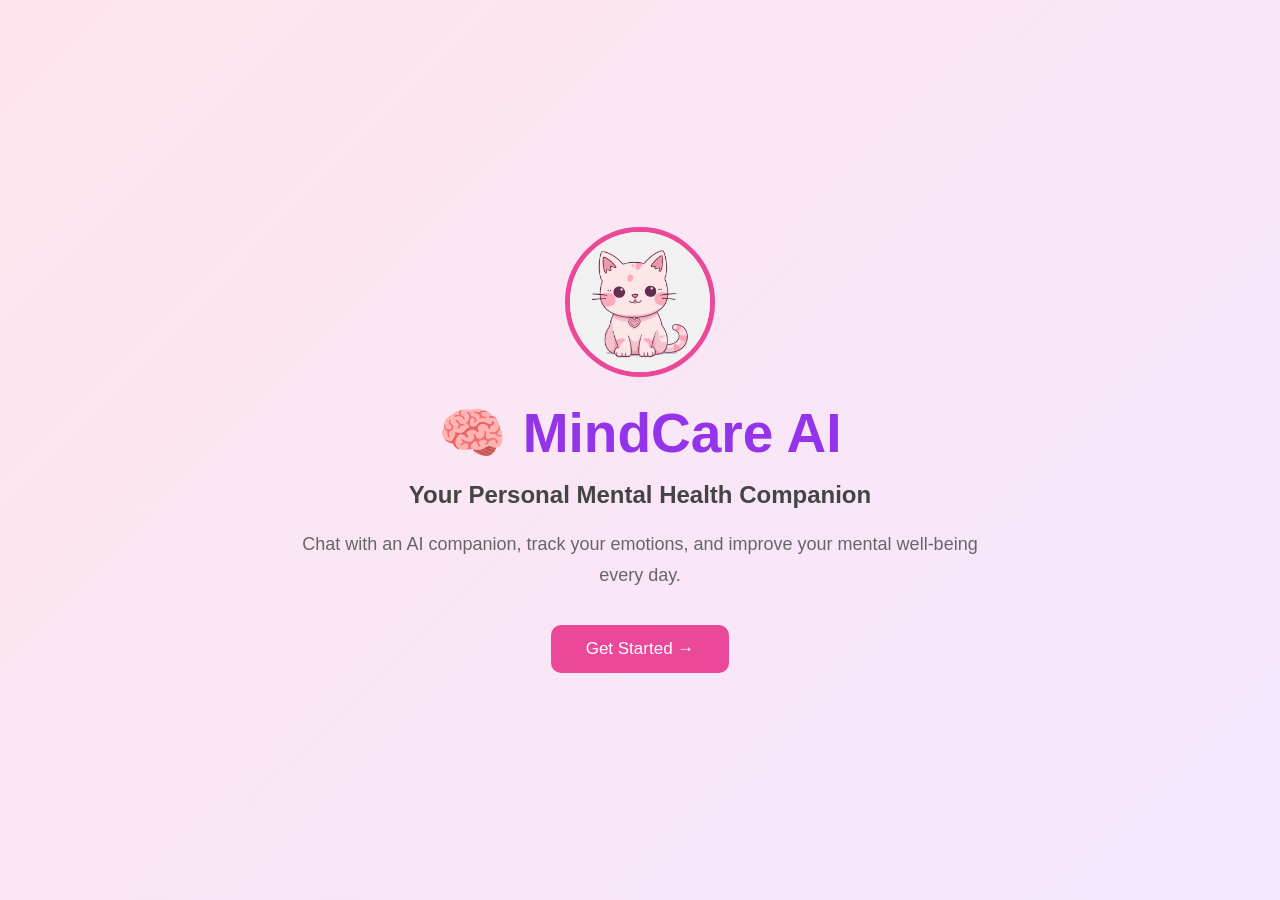
<file: index.html>
<!DOCTYPE html>
<html lang="en">

<head>

<meta charset="UTF-8">

<meta name="viewport" content="width=device-width, initial-scale=1.0">

<title>MindCare AI</title>

<link rel="stylesheet" href="style.css">

</head>

<body>

<div class="hero">

    <div class="content">

       <img src="mimi.png" class="hero-img" alt="Mimi">

        <h1>🧠 MindCare AI</h1>

        <h2>Your Personal Mental Health Companion</h2>

        <p>
            Chat with an AI companion, track your emotions,
            and improve your mental well-being every day.
        </p>

        <button onclick="location.href='login.html'">
            Get Started →
        </button>

    </div>

</div>

</body>

</html>
</file>
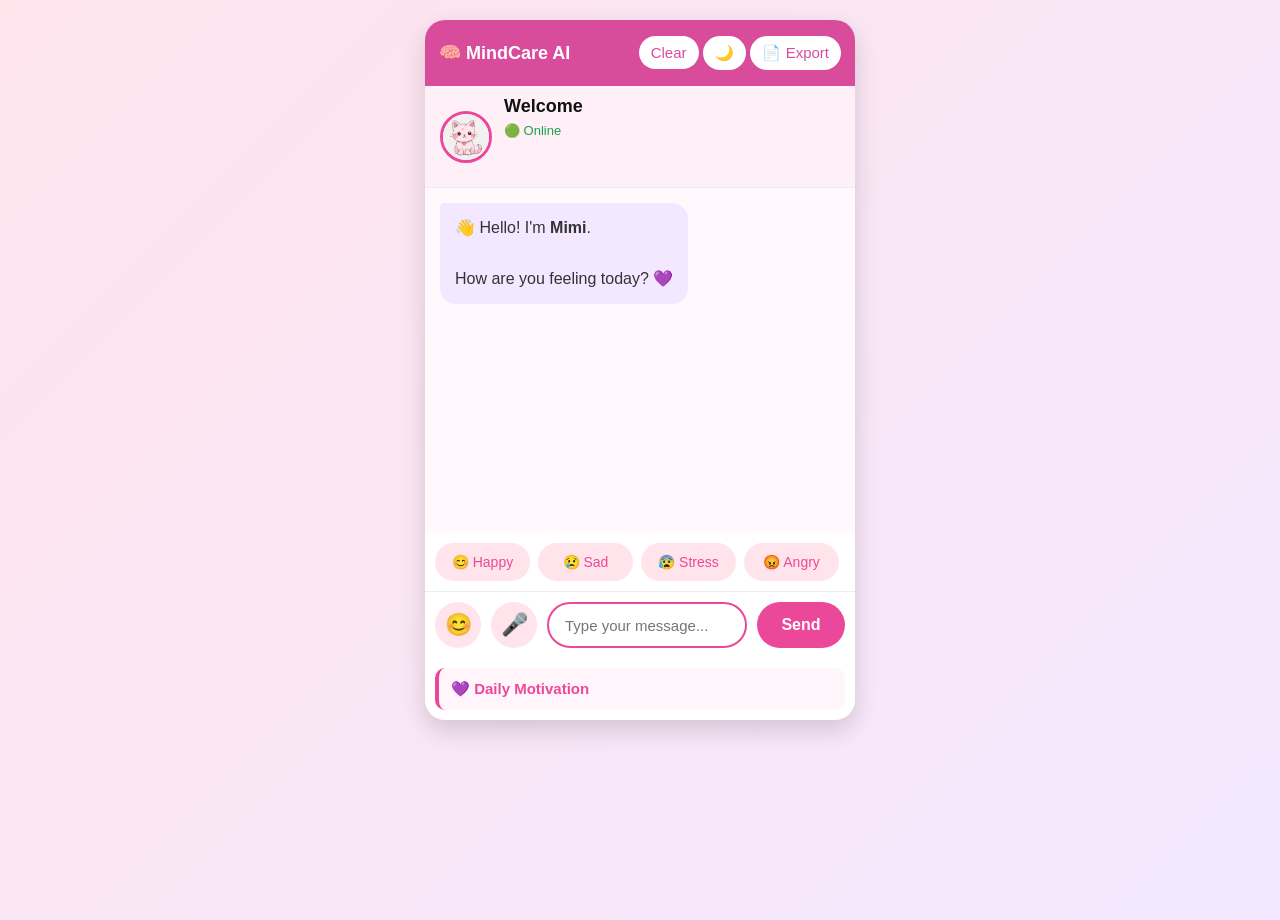
<file: chat.html>
<!DOCTYPE html>
<html lang="en">

<head>
    <meta charset="UTF-8">
    <meta name="viewport" content="width=device-width, initial-scale=1.0">
    <title>MindCare AI Chat</title>
    <link rel="stylesheet" href="style.css">
</head>

<body>

<div class="chat-container">

    <!-- Header -->
    <div class="chat-header">

        <span>🧠 MindCare AI</span>

        <div>

            <button type="button" class="clear-btn" onclick="clearChat()">
                Clear
            </button>

            <button type="button" id="themeBtn" onclick="toggleTheme()">
                🌙
            </button>

            <button type="button" class="clear-btn" onclick="downloadChat()">
                📄 Export
            </button>

        </div>

    </div>

  <!-- Profile -->

<div class="profile-card">

  <img src="mimi.png" class="profile-img" alt="Mimi">

    <div class="profile-info">

        <h3 id="userName">Welcome</h3>

        <p class="status">🟢 Online</p>

    </div>

    

</div>
    

    <!-- Chat -->
    <div class="chat-box" id="chatBox">

        <div class="bot-message">

            👋 Hello! I'm <b>Mimi</b>.

            <br><br>

            How are you feeling today? 💜

        </div>

    </div>

    <!-- Emoji Picker -->
    <div class="emoji-box" id="emojiBox">

        <span>😀</span>
        <span>😊</span>
        <span>😍</span>
        <span>🥺</span>
        <span>😭</span>
        <span>😡</span>
        <span>❤️</span>
        <span>🌸</span>
        <span>👍</span>
        <span>🎉</span>

    </div>

    <!-- Quick Replies -->
    <div class="quick-replies">

        <button onclick="quickReply('I am happy')">😊 Happy</button>

        <button onclick="quickReply('I am sad')">😢 Sad</button>

        <button onclick="quickReply('I am stressed')">😰 Stress</button>

        <button onclick="quickReply('I am angry')">😡 Angry</button>

        

    </div>

    <!-- Chat Input -->
    <div class="chat-input">

        <button type="button" id="emojiBtn">
            😊
        </button>

        <button type="button" id="voiceBtn">
            🎤
        </button>
        
       

        <input
            type="text"
            id="messageInput"
            placeholder="Type your message...">

        <button type="button" id="sendBtn" onclick="sendMessage()">
            Send
        </button>

    </div>

    <!-- Daily Motivation -->
    <details class="quote-card">

        <summary>💜 Daily Motivation</summary>

        <p id="dailyQuote">
            You matter. Keep going one step at a time.
        </p>

    </details>

   
</div>

<script src="script.js"></script>

</body>

</html>
</file>
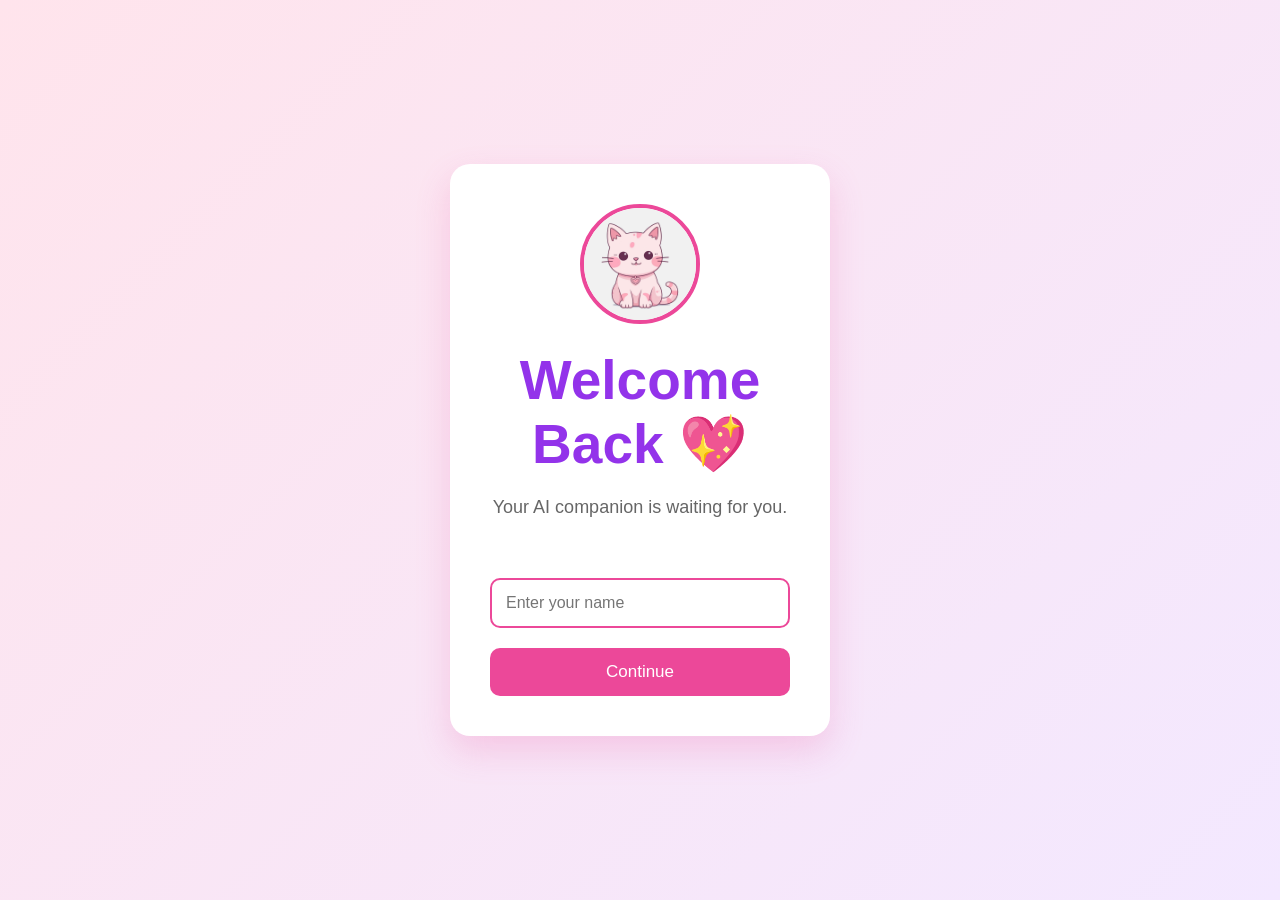
<file: login.html>
<!DOCTYPE html>
<html lang="en">

<head>

<meta charset="UTF-8">

<meta name="viewport" content="width=device-width, initial-scale=1.0">

<title>Login | MindCare AI</title>

<link rel="stylesheet" href="style.css">

</head>

<body>

<div class="login-container">

    <div class="login-box">

       <img src="mimi.png" class="login-img" alt="Mimi">

        <h1>Welcome Back 💖</h1>

        <p>Your AI companion is waiting for you.</p>

        <input
    type="text"
    id="username"
    placeholder="Enter your name">

<button onclick="loginUser()">
    Continue
</button>

    </div>

</div>

<script src="script.js"></script>

</body>

</html>
</file>
<file: style.css>
*{
    margin:0;
    padding:0;
    box-sizing:border-box;
    font-family:'Segoe UI',sans-serif;
}

/* ==========================
   BODY
========================== */

body{
    background:linear-gradient(135deg,#FFE4EC,#F3E8FF);
    min-height:100vh;
}

/* ==========================
   HERO
========================== */

.hero{
    width:100%;
    height:100vh;
    display:flex;
    justify-content:center;
    align-items:center;
    text-align:center;
}

.content{
    width:700px;
    max-width:90%;
}

.hero-img{
    width:150px;
    height:150px;
    object-fit:cover;
    border-radius:50%;
    border:5px solid #EC4899;
    margin-bottom:20px;
}

h1{
    font-size:55px;
    color:#9333EA;
    margin-bottom:15px;
}

h2{
    color:#444;
    margin-bottom:20px;
}

p{
    color:#666;
    font-size:18px;
    line-height:1.7;
    margin-bottom:35px;
}

/* ==========================
   BUTTONS
========================== */

button{
    border:none;
    outline:none;
    cursor:pointer;
    transition:0.3s ease;
}

/* Hero & Login Buttons */

.hero button,
.login-box button{
    background:#EC4899;
    color:#fff;
    padding:14px 35px;
    border-radius:10px;
    font-size:17px;
}

.hero button:hover,
.login-box button:hover{
    background:#DB2777;
    transform:scale(1.05);
}

/* ==========================
   LOGIN
========================== */

.login-container{
    width:100%;
    height:100vh;
    display:flex;
    justify-content:center;
    align-items:center;
}

.login-box{
    width:380px;
    max-width:90%;
    background:#fff;
    padding:40px;
    border-radius:20px;
    text-align:center;
    box-shadow:0 15px 35px rgba(236,72,153,.20);
}

.login-img{
    width:120px;
    height:120px;
    object-fit:cover;
    border-radius:50%;
    border:4px solid #EC4899;
    margin-bottom:20px;
}

.login-box input{
    width:100%;
    padding:14px;
    margin:20px 0;
    border:2px solid #EC4899;
    border-radius:10px;
    outline:none;
    font-size:16px;
}

.login-box button{
    width:100%;
}

/* ==========================
   CHAT PAGE
========================== */

.chat-container{
    width:430px;
    height:700px;
    margin:20px auto;
    background:#fff;
    border-radius:20px;
    overflow:hidden;
    display:flex;
    flex-direction:column;
    box-shadow:0 10px 25px rgba(0,0,0,.15);
}
/* ==========================
   HEADER
========================== */

.chat-header{
    background:#d94c9c;
    color:#fff;
    display:flex;
    justify-content:space-between;
    align-items:center;
    padding:10px 14px;
    height:66px;
}

.chat-header span{
    font-size:18px;
    font-weight:600;
}

.chat-header button{
    padding:8px 12px;
    font-size:15px;
    border-radius:20px;
    background:#fff;
    color:#d94c9c;
}

/* ==========================
   PROFILE
========================== */

.profile-card{
    display:flex;
    align-items:center;
    gap:12px;
    padding:10px 15px;
    background:#FFF0F8;
    border-bottom:1px solid #eee;
}

.profile-img{
    width:52px;
    height:52px;
    border-radius:50%;
    border:3px solid #EC4899;
    object-fit:cover;
    flex-shrink:0;
}

.profile-info{
    flex:1;
}

#userName{
    margin:0;
    font-size:18px;
    font-weight:600;
    color:#111;
}

.status{
    margin-top:3px;
    font-size:13px;
    color:#16a34a;
}

/* ==========================
   CHAT BOX
========================== */

.chat-box{
    flex:1;
    overflow-y:auto;
    padding:15px;
    background:#FFF8FC;
    display:flex;
    flex-direction:column;
}

/* ==========================
   BOT MESSAGE
========================== */

.bot-message{
    background:#F3E8FF;
    color:#333;
    padding:12px 15px;
    border-radius:16px;
    border-top-left-radius:5px;
    max-width:75%;
    margin-bottom:15px;
    line-height:1.6;
    word-break:break-word;
    align-self:flex-start;
}

/* ==========================
   USER MESSAGE
========================== */

.user-message{
    background:#EC4899;
    color:#fff;
    padding:12px 15px;
    border-radius:16px;
    border-top-right-radius:5px;
    max-width:75%;
    margin-bottom:15px;
    margin-left:auto;
    line-height:1.6;
    word-break:break-word;
    align-self:flex-end;
}

.user-message p,
.bot-message p{
    margin:0;
}

.user-message small{
    display:block;
    margin-top:5px;
    text-align:right;
    font-size:11px;
    color:#FFE8F5;
}

.bot-message small{
    display:block;
    margin-top:5px;
    font-size:11px;
    color:#777;
}
/* ==========================
   CHAT INPUT
========================== */

.chat-input{
    display:flex;
    align-items:center;
    gap:10px;
    padding:10px;
    background:#fff;
    border-top:1px solid #eee;
}

/* Emoji & Voice */

#emojiBtn,
#voiceBtn{
    width:46px;
    height:46px;
    flex:0 0 46px;

    display:flex;
    justify-content:center;
    align-items:center;

    padding:0;
    border:none;
    border-radius:50%;

    background:#FFE4EC;
    color:#333;
    font-size:22px;
    cursor:pointer;
}

#emojiBtn:hover,
#voiceBtn:hover{
    background:#FFD6E8;
}

/* Message Input */

#messageInput{
    flex:1;
    min-width:0;
    height:46px;

    padding:0 16px;

    border:2px solid #EC4899;
    border-radius:25px;

    outline:none;

    font-size:15px;
}

/* Send Button */

#sendBtn{
    width:88px;
    height:46px;
    flex:0 0 88px;

    display:flex;
    justify-content:center;
    align-items:center;

    border:none;
    border-radius:25px;

    background:#EC4899;
    color:#fff;

    font-size:16px;
    font-weight:bold;

    cursor:pointer;
}

#sendBtn:hover{
    background:#DB2777;
}

/* ==========================
   EMOJI BOX
========================== */

.emoji-box{
    display:none;
    padding:10px;
    background:#fff;
    border-top:1px solid #eee;

    max-height:120px;
    overflow-y:auto;
}

.emoji-box span{
    display:inline-block;
    font-size:24px;
    margin:6px;
    cursor:pointer;
    transition:.2s;
}

.emoji-box span:hover{
    transform:scale(1.25);
}

/* ==========================
   QUICK REPLIES
========================== */

.quick-replies{
    display:flex;
    align-items:center;

    gap:8px;

    padding:10px;

    overflow-x:auto;
    white-space:nowrap;

    scrollbar-width:none;
    -ms-overflow-style:none;
}

.quick-replies::-webkit-scrollbar{
    display:none;
}

.quick-replies button{
    flex:0 0 auto;

    min-width:95px;
    height:38px;

    padding:0 16px;

    border:none;
    border-radius:20px;

    background:#FFE4EC;
    color:#EC4899;

    font-size:14px;
    font-weight:500;

    display:flex;
    justify-content:center;
    align-items:center;

    cursor:pointer;
}

.quick-replies button:hover{
    background:#FFD4E5;
}

/* ==========================
   DAILY MOTIVATION
========================== */

.quote-card{
    margin:10px;
    padding:12px;

    background:#FFF5FA;

    border-left:4px solid #EC4899;
    border-radius:10px;
}

.quote-card summary{
    cursor:pointer;

    list-style:none;

    font-size:15px;
    font-weight:bold;

    color:#EC4899;
}

.quote-card summary::-webkit-details-marker{
    display:none;
}

.quote-card p{
    margin-top:10px;

    font-size:14px;
    line-height:1.6;

    color:#555;
    font-style:italic;
}

/* ==========================
   TYPING ANIMATION
========================== */

.typing{
    color:#777;
    font-style:italic;
}

.dots::after{
    content:"";
    animation:dots 1.5s infinite;
}

@keyframes dots{
    0%{content:"";}
    25%{content:".";}
    50%{content:"..";}
    75%{content:"...";}
    100%{content:"";}
}

/* ==========================
   DARK MODE
========================== */

.dark-mode{
    background:#181818;
}

.dark-mode .chat-container{
    background:#2B2B2B;
}

.dark-mode .chat-header{
    background:#1F1F1F;
}

.dark-mode .profile-card{
    background:#333;
    border-bottom:1px solid #444;
}

.dark-mode #userName{
    color:#fff;
}

.dark-mode .status{
    color:#53d769;
}

.dark-mode .chat-box{
    background:#222;
}

.dark-mode .bot-message{
    background:#444;
    color:#fff;
}

.dark-mode .user-message{
    background:#EC4899;
    color:#fff;
}

.dark-mode .emoji-box{
    background:#2B2B2B;
}

.dark-mode .chat-input{
    background:#2B2B2B;
    border-top:1px solid #444;
}

.dark-mode #messageInput{
    background:#444;
    color:#fff;
    border:2px solid #666;
}

.dark-mode .quick-replies{
    background:#2B2B2B;
}

.dark-mode .quick-replies button{
    background:#444;
    color:#fff;
}

.dark-mode .quick-replies button:hover{
    background:#EC4899;
}

.dark-mode .quote-card{
    background:#333;
}

.dark-mode .quote-card p{
    color:#ddd;
}

.dark-mode .history-card{
    background:#333;
}

.dark-mode #historyList li{
    background:#444;
    color:#fff;
}
</file>
